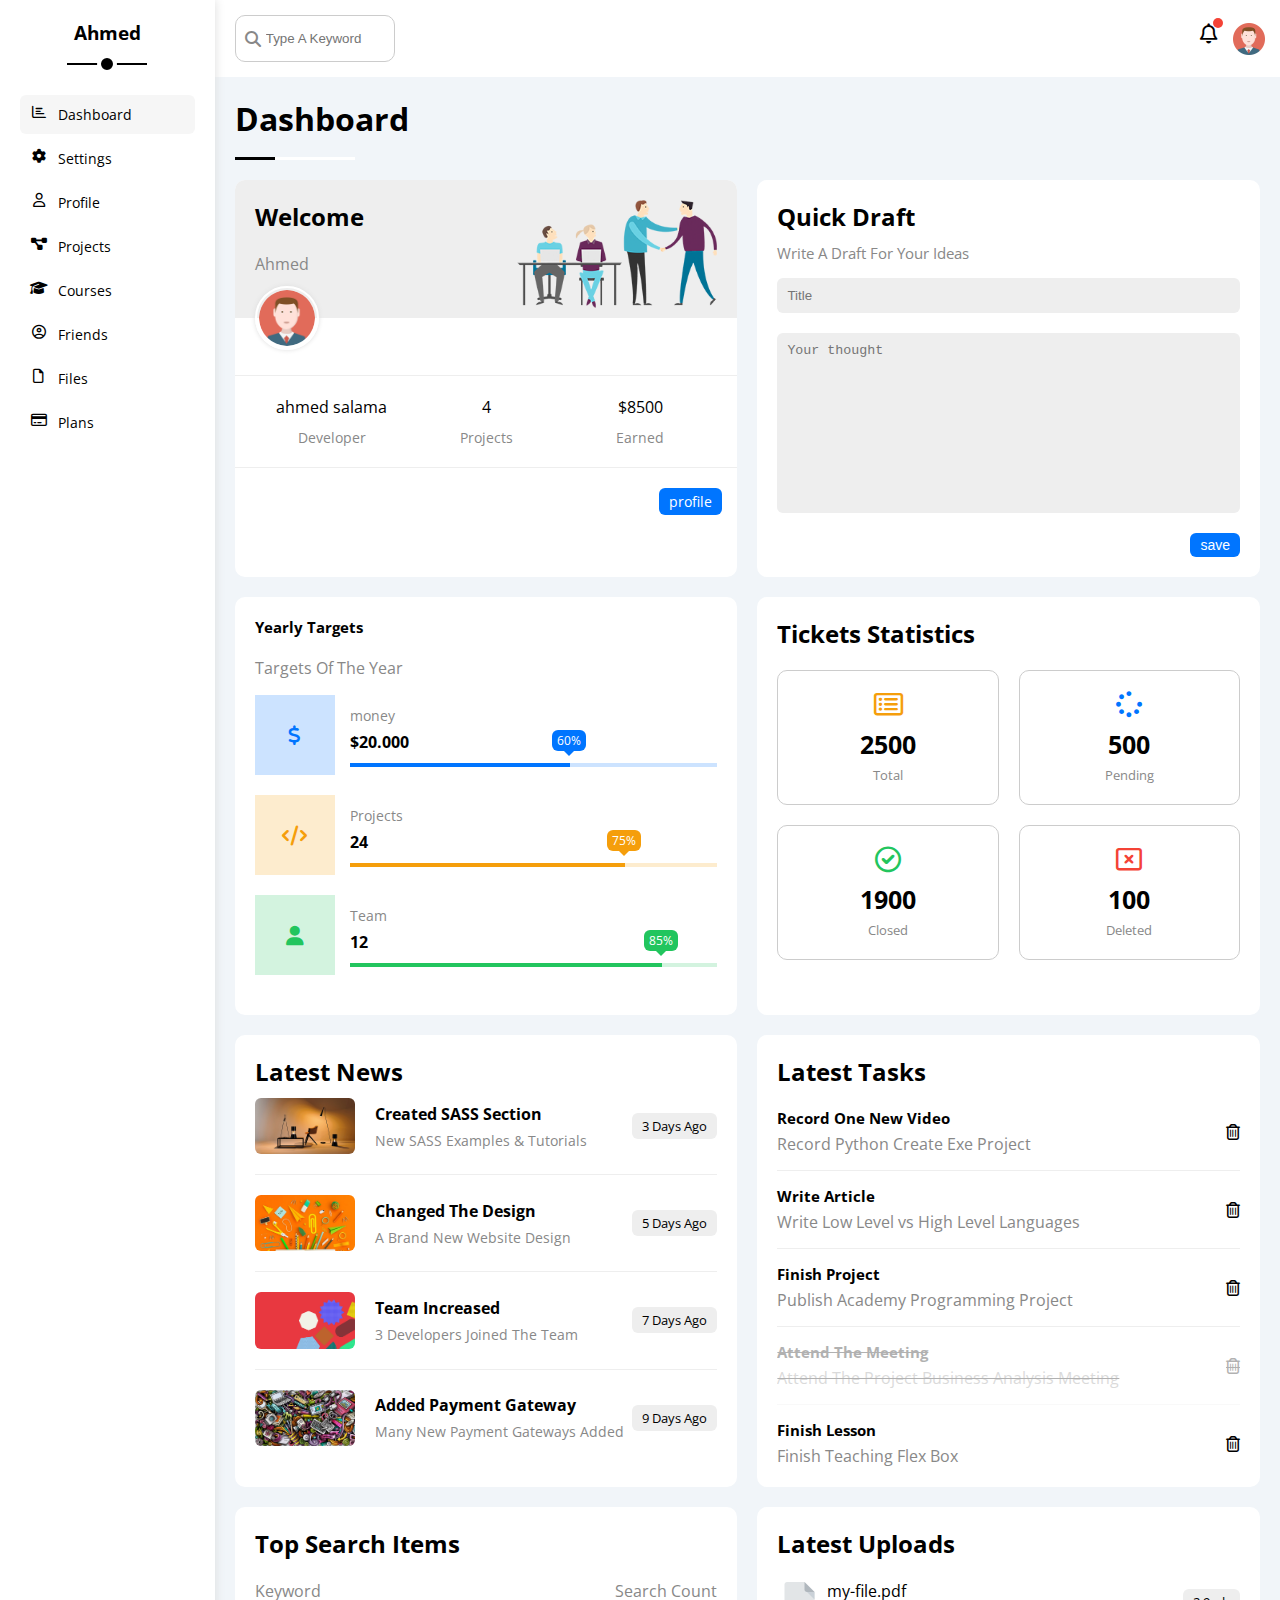
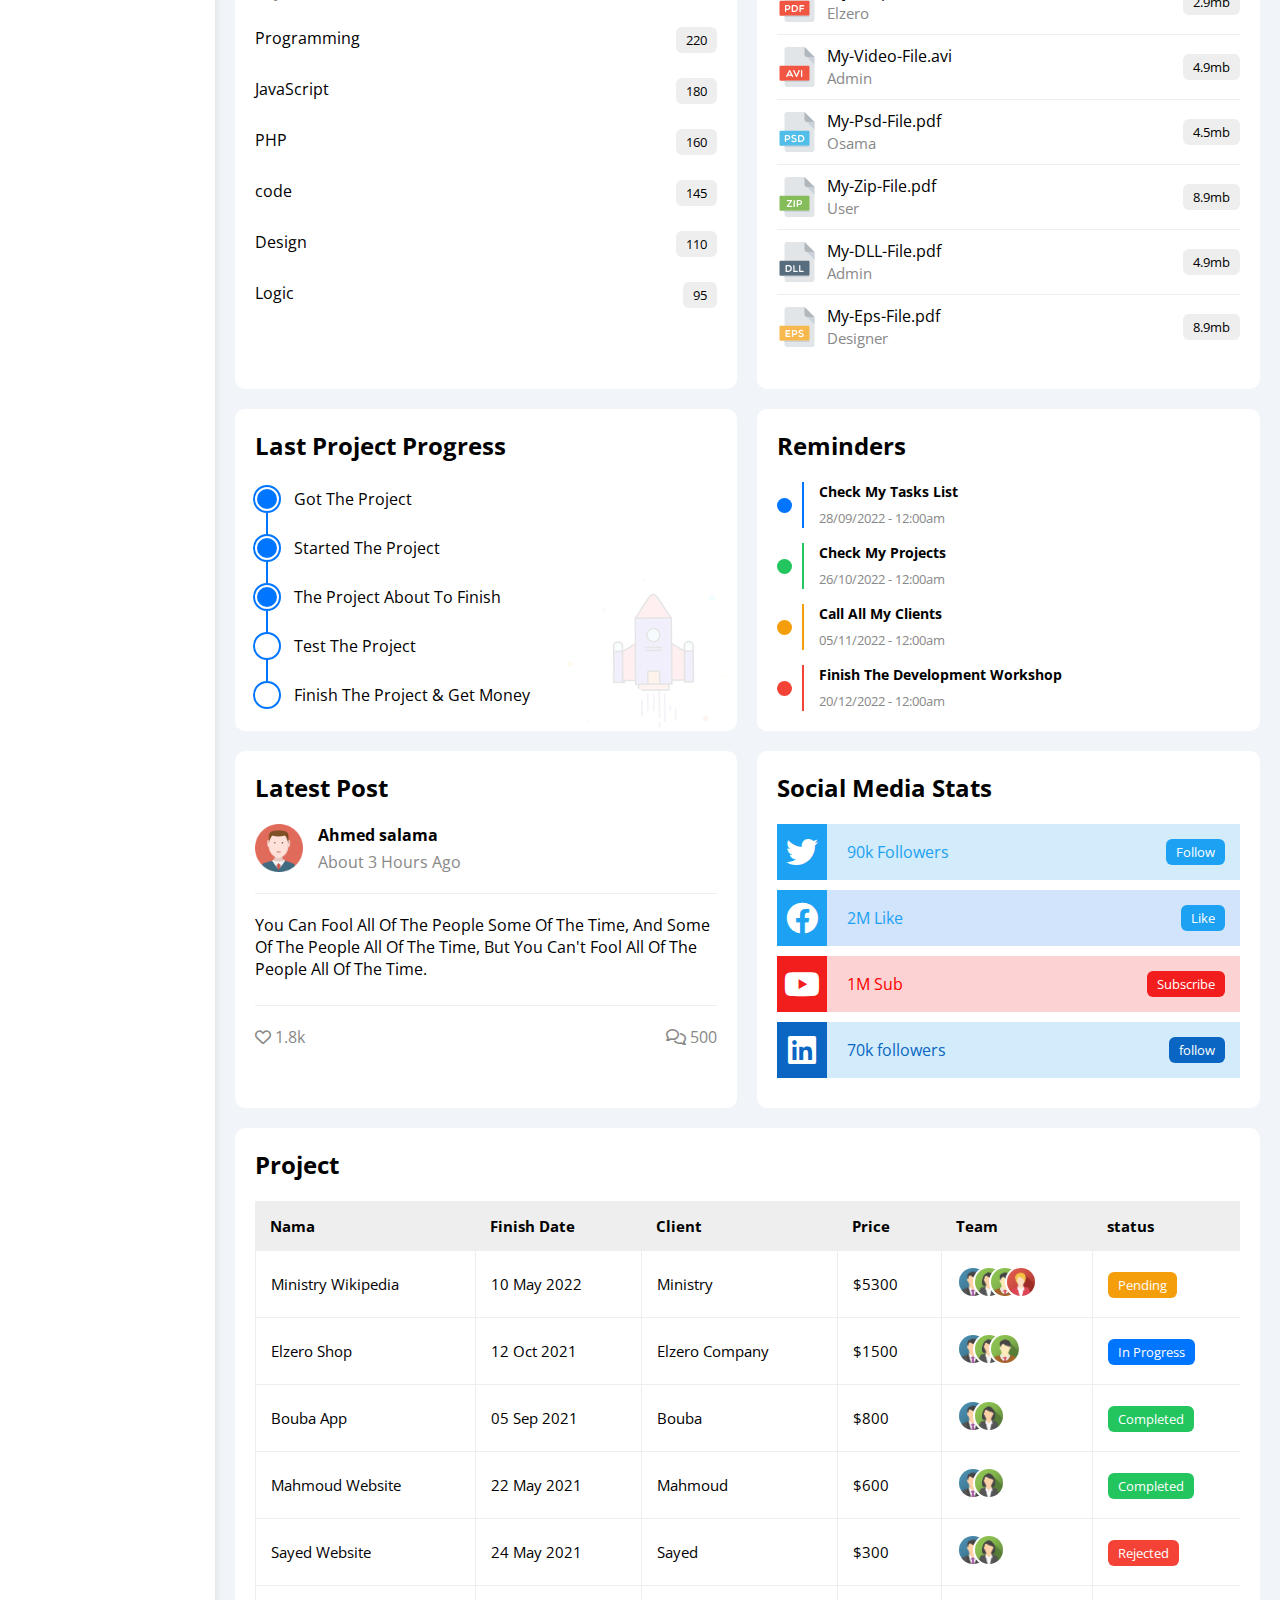
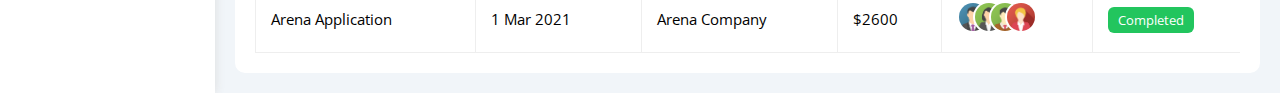
<file: index.html>
<!DOCTYPE html>
<html lang="en">
<head>
    <meta charset="UTF-8">
    <meta http-equiv="X-UA-Compatible" content="IE=edge">
    <meta name="viewport" content="width=device-width, initial-scale=1.0">
    <title>Dashboard</title>
    <link rel="stylesheet" href="css/all.min.css">
    <link rel="stylesheet" href="css/framework.css">
    <link rel="stylesheet" href="css/master.css">
    <link rel="preconnect" href="https://fonts.googleapis.com">
    <link rel="preconnect" href="https://fonts.gstatic.com" crossorigin>
    <link href="https://fonts.googleapis.com/css2?family=Open+Sans:ital,wght@0,300;0,500;0,600;1,800&display=swap" rel="stylesheet">
</head>
<body>
    <div class="page d-flex">
        <div class="sidebar bg-white p-rel p-20 ">
            <h3 class="txt-c p-rel mt-0">Ahmed</h3>
            <ul>
                <li><a class="active d-flex align-c fs-14 c-black rad-6 p-10" href="index.html">
                    <i class="fa-regular fa-chart-bar fa-fw"></i>
                    <span>Dashboard</span>
                    </a>
                </li>
                <li><a class="d-flex align-c fs-14 c-black rad-6 p-10" href="settings.html">
                    <i class="fa-solid fa-gear fa-fw"></i>
                    <span>Settings</span>
                    </a>
                </li>
                <li><a class="d-flex align-c fs-14 c-black rad-6 p-10" href="profile.html">
                    <i class="fa-regular fa-user fa-fw"></i>
                    <span>Profile</span>
                    </a>
                </li>
                <li><a class="d-flex align-c fs-14 c-black rad-6 p-10" href="project.html">
                    <i class="fa-solid fa-diagram-project fa-fw"></i>
                    <span>Projects</span>
                    </a>
                </li>
                <li><a class="d-flex align-c fs-14 c-black rad-6 p-10" href="courses.html">
                    <i class="fa-solid fa-graduation-cap fa-fw"></i>
                    <span>Courses</span>
                    </a>
                </li>
                <li><a class="d-flex align-c fs-14 c-black rad-6 p-10" href="frineds.html">
                    <i class="fa-regular fa-circle-user fa-fw"></i>
                    <span>Friends</span>
                    </a>
                </li>
                <li><a class="d-flex align-c fs-14 c-black rad-6 p-10" href="files.html">
                    <i class="fa-regular fa-file fa-fw"></i>
                    <span>Files</span>
                    </a>
                </li>
                <li><a class="d-flex align-c fs-14 c-black rad-6 p-10" href="plans.html">
                    <i class="fa-regular fa-credit-card fa-fw"></i>
                    <span>Plans</span>
                    </a>
                </li>
            </ul>
        </div>
        <div class="content w-full">
            <!-- start head -->
            <div class="head bg-white between-flex p-15 ">
                <div class="search p-rel">
                    <input class="p-15" placeholder="Type A Keyword">
                </div>
                <div class="icons d-flex align-c ">
                    <span class="notification p-rel ">
                        <i class="fa-regular fa-bell fa-lg"></i>
                    </span>
                    <img src="imgs/avatar.png" alt="">
                </div>
            </div>
            <!-- end head -->
            <h1 class="p-rel">Dashboard</h1>
            <div class="wrapper d-grid gap-20">
                <!-- start welcome widget -->
                <div class="welcome txt-c-mobile bg-whtie block-mobile bg-white rad-10">
                    <div class="intro d-flex space-between p-20 bg-eee ">
                        <div>
                            <h2 class="mt-0">Welcome</h2>
                            <p class="c-grey mt-5">Ahmed</p>
                        </div>
                        <img src="imgs/welcome.png" alt="" class="hide-mobile" >
                    </div>
                        <img src="imgs/avatar.png" alt="" class="avatar">
                    <div class="body d-flex txt-c p-20 mt-20 mb-20 block-mobile  ">
                        <div>ahmed salama <span class="c-grey d-block fs-14 mt-10">Developer</span></div>
                        <div>4 <span class="c-grey d-block fs-14 mt-10">Projects</span></div>
                        <div>$8500 <span class="c-grey d-block fs-14 mt-10">Earned</span></div>
                    </div>
                    <a href="profile.html" class="visit d-block btn-shape fs-14 w-fit bg-blue c-white">profile</a>
                </div>
                <!-- end welcome widget -->
                <!-- start Quick draft -->
                <div class="quick-draft bg-white p-20 rad-10">
                    <h2 class="mt-0 mb-10">Quick Draft</h2>
                    <p class="c-grey fs-15 mt-0 mp-20 ">Write A Draft For Your Ideas</p>
                    <form>
                        <input class="d-block w-full bg-eee mb-20 b-none p-10 rad-6 " type="text" placeholder="Title" >
                        <textarea class="d-block w-full bg-eee mb-20 b-none p-10 rad-6 " placeholder="Your thought "></textarea>
                        <input class="save d-block btn-shape fs-14 w-fit bg-blue c-white b-none " type="submit" value="save">
                    </form>
                </div>
                <!-- end Quick draft -->
                <!-- start target -->
                <div class="targets p-20 bg-white rad-10">
                    <h2 class="mt-0 mb-10 mb-20 fs-15">Yearly Targets</h2>
                    <p class="c-grey mt-5">Targets Of The Year</p>
                    <div class="target-row mb-20 center-flex blue">
                        <div class="icon center-flex">
                            <i class="fa-solid fa-dollar-sign fa-lg c-blue"></i>
                        </div>
                        <div class="dateils">
                            <span class="c-grey fs-14 ">money</span>
                            <span class="fw-bold d-block mb-10 mt-5">$20.000</span>
                            <div class="progress p-rel">
                                <span class="bg-blue blue" style="width: 60%;"> 
                                    <span class="bg-blue">60%</span>
                                </span>
                            </div>
                        </div>
                    </div>
                    <div class="target-row mb-20 center-flex orange">
                        <div class="icon center-flex">
                            <i class="fa-solid fa-code fa-lg c-orange"></i>
                        </div>
                        <div class="dateils">
                            <span class="c-grey fs-14 ">Projects</span>
                            <span class="fw-bold d-block mb-10 mt-5">24</span>
                            <div class="progress p-rel">
                                <span class="bg-orange orange" style="width: 75%;"> 
                                    <span class="bg-orange">75%</span>
                                </span>
                            </div>
                        </div>
                    </div>
                    <div class="target-row mb-20 center-flex green">
                        <div class="icon center-flex">
                            <i class="fa-solid fa-user fa-lg c-green"></i>
                        </div>
                        <div class="dateils">
                            <span class="c-grey fs-14 ">Team</span>
                            <span class="fw-bold d-block mb-10 mt-5">12</span>
                            <div class="progress p-rel">
                                <span class="bg-green green" style="width: 85%;"> 
                                    <span class="bg-green">85%</span>
                                </span>
                            </div>
                        </div>
                    </div>

                </div>
                <!-- end target -->
                <!-- start tickets -->
                <div class="tickets bg-white rad-10 p-20 ">
                    <h2 class="mt-0 mb-10">Tickets Statistics</h2>
                    <p class="c-grey fs-15 mt-0 mb-20"></p>
                    <div class="d-flex gap-20 txt-c f-wrap">
                        <div class="box c-grey p-20 rad-10 fs-13">
                            <i class="fa-regular fa-rectangle-list fa-2x mb-10 c-orange"></i>
                            <span class="fw-bold fs-25 mb-5 c-black d-block">2500</span>
                            Total
                        </div>
                        <div class="box c-grey p-20 rad-10 fs-13">
                            <i class="fa-solid fa-spinner fa-2x mb-10 c-blue"></i>
                            <span class="fw-bold fs-25 mb-5 c-black d-block">500</span>
                            Pending
                        </div>
                        <div class="box c-grey p-20 rad-10 fs-13">
                            <i class="fa-regular fa-circle-check fa-2x mb-10 c-green"></i>
                            <span class="fw-bold fs-25 mb-5 c-black d-block">1900</span>
                            Closed
                        </div>
                        <div class="box c-grey p-20 rad-10 fs-13">
                            <i class="fa-regular fa-rectangle-xmark fa-2x mb-10 c-red"></i>
                            <span class="fw-bold fs-25 mb-5 c-black d-block">100</span>
                            Deleted
                        </div>
                    </div>
                </div>
                <!-- end tickets -->
                <!-- start latest news -->
                <div class="latest-news bg-white rad-10 p-20 txt-c-mobile ">
                    <h2 class="mt-0 mb-10">Latest News</h2>
                    <div class="news-row d-flex align-center">
                        <img src="imgs/news-01.png" alt="">
                        <div class="info">
                            <h3>Created SASS Section</h3>
                            <p class="c-grey m-0 fs-14">New SASS Examples & Tutorials</p>
                        </div>
                        <div class=" btn-shape bg-eee fs-13 label">3 Days Ago</div>
                    </div>
                    <div class="news-row d-flex align-center">
                        <img src="imgs/news-02.png" alt="">
                        <div class="info">
                            <h3>Changed The Design</h3>
                            <p class="c-grey m-0 fs-14">A Brand New Website Design</p>
                        </div>
                        <div class=" btn-shape bg-eee fs-13 label">5 Days Ago</div>
                    </div>
                    <div class="news-row d-flex align-center">
                        <img src="imgs/news-03.png" alt="">
                        <div class="info">
                            <h3>Team Increased</h3>
                            <p class="c-grey m-0 fs-14">3 Developers Joined The Team</p>
                        </div>
                        <div class=" btn-shape bg-eee fs-13 label">7 Days Ago</div>
                    </div>
                    <div class="news-row d-flex align-center">
                        <img src="imgs/news-04.png" alt="">
                        <div class="info">
                            <h3>Added Payment Gateway</h3>
                            <p class="c-grey m-0 fs-14">Many New Payment Gateways Added</p>
                        </div>
                        <div class=" btn-shape bg-eee fs-13 label">9 Days Ago</div>
                    </div>
                </div>
                <!-- end latest news -->
                <!-- start tasks -->
                <div class="tasks bg-white p-20 rad-10">
                    <h2 class="mt-0 mb-20">Latest Tasks</h2>
                    <div class="tasks-row between-flex">
                        <div class="info">
                            <h3 class="fs-15 mt-0 mb-5">Record One New Video</h3>
                            <p class="c-grey m-0">Record Python Create Exe Project</p>
                        </div>
                        <i class="fa-regular fa-trash-can delete"></i>
                    </div>
                    <div class="tasks-row between-flex">
                        <div class="info">
                            <h3 class="fs-15 mt-0 mb-5">Write Article</h3>
                            <p class="c-grey m-0">Write Low Level vs High Level Languages</p>
                        </div>
                        <i class="fa-regular fa-trash-can delete"></i>
                    </div>
                    <div class="tasks-row between-flex">
                        <div class="info">
                            <h3 class="fs-15 mt-0 mb-5">Finish Project</h3>
                            <p class="c-grey m-0">Publish Academy Programming Project</p>
                        </div>
                        <i class="fa-regular fa-trash-can delete"></i>
                    </div>
                    <div class="tasks-row between-flex done">
                        <div class="info">
                            <h3 class="fs-15 mt-0 mb-5">Attend The Meeting</h3>
                            <p class="c-grey m-0">Attend The Project Business Analysis Meeting</p>
                        </div>
                        <i class="fa-regular fa-trash-can delete"></i>
                    </div>
                    <div class="tasks-row between-flex">
                        <div class="info">
                            <h3 class="fs-15 mt-0 mb-5">Finish Lesson</h3>
                            <p class="c-grey m-0">Finish Teaching Flex Box</p>
                        </div>
                        <i class="fa-regular fa-trash-can delete"></i>
                    </div>
                </div>
                <!-- end tasks -->
                <!-- start search items -->
                <div class="search bg-white rad-10 p-20">
                    <h2 class="mt-0 mb-20">Top Search Items</h2>
                    <div class="items-head c-grey between-flex">
                        <div>Keyword</div>
                        <div>Search Count</div>
                    </div>
                    <div class="items pt-25 d-flex space-between ">
                        <span>Programming</span>
                        <span class="bg-eee btn-shape fs-13">220</span>
                    </div>
                    <div class="items pt-25 d-flex space-between ">
                        <span>JavaScript</span>
                        <span class="bg-eee btn-shape fs-13">180</span>
                    </div>
                    <div class="items pt-25 d-flex space-between ">
                        <span>PHP</span>
                        <span class="bg-eee btn-shape fs-13">160</span>
                    </div>
                    <div class="items pt-25 d-flex space-between ">
                        <span>code</span>
                        <span class="bg-eee btn-shape fs-13">145</span>
                    </div>
                    <div class="items pt-25 d-flex space-between ">
                        <span>Design</span>
                        <span class="bg-eee btn-shape fs-13">110</span>
                    </div>
                    <div class="items pt-25 d-flex space-between ">
                        <span>Logic</span>
                        <span class="bg-eee btn-shape fs-13">95</span>
                    </div>
                </div>
                <!-- end search items -->
                <!-- start latest uploads -->
                <div class="latest-uploads bg-white rad-10 p-20">
                    <h2 class="mt-0 mb-20">Latest Uploads</h2>
                    <ul class="m-0">
                        <li class="between-flex pb-10 mb-10">
                            <div class="d-flex align-center">
                                <img class="mr-10" src="imgs/pdf.svg" alt="">
                                <div>
                                    <span class="d-block">my-file.pdf</span>
                                    <span class="c-grey fs-15">Elzero</span>
                                </div>
                            </div>
                            <div class="btn-shape fs-13 bg-eee">2.9mb</div>
                        </li>
                        <li class="between-flex pb-10 mb-10">
                            <div class="d-flex align-center">
                                <img class="mr-10" src="imgs/avi.svg" alt="">
                                <div>
                                    <span class="d-block">My-Video-File.avi</span>
                                    <span class="c-grey fs-15">Admin</span>
                                </div>
                            </div>
                            <div class="btn-shape fs-13 bg-eee">4.9mb</div>
                        </li>
                        <li class="between-flex pb-10 mb-10">
                            <div class="d-flex align-center">
                                <img class="mr-10" src="imgs/psd.svg" alt="">
                                <div>
                                    <span class="d-block">My-Psd-File.pdf</span>
                                    <span class="c-grey fs-15">Osama</span>
                                </div>
                            </div>
                            <div class="btn-shape fs-13 bg-eee">4.5mb</div>
                        </li>
                        <li class="between-flex pb-10 mb-10">
                            <div class="d-flex align-center">
                                <img class="mr-10" src="imgs/zip.svg" alt="">
                                <div>
                                    <span class="d-block">My-Zip-File.pdf</span>
                                    <span class="c-grey fs-15">User</span>
                                </div>
                            </div>
                            <div class="btn-shape fs-13 bg-eee">8.9mb</div>
                        </li>
                        <li class="between-flex pb-10 mb-10">
                            <div class="d-flex align-center">
                                <img class="mr-10" src="imgs/dll.svg" alt="">
                                <div>
                                    <span class="d-block">My-DLL-File.pdf</span>
                                    <span class="c-grey fs-15">Admin</span>
                                </div>
                            </div>
                            <div class="btn-shape fs-13 bg-eee">4.9mb</div>
                        </li>
                        <li class="between-flex pb-10 mb-10">
                            <div class="d-flex align-center">
                                <img class="mr-10" src="imgs/eps.svg" alt="">
                                <div>
                                    <span class="d-block">My-Eps-File.pdf</span>
                                    <span class="c-grey fs-15">Designer</span>
                                </div>
                            </div>
                            <div class="btn-shape fs-13 bg-eee">8.9mb</div>
                        </li>
                    </ul>
                </div>
                <!-- end latest uploads -->
                <!-- start Last Project Progress -->
                <div class="last-project bg-white rad-10 p-20 p-rel">
                    <h2 class="mt-0 mb-20">Last Project Progress</h2>
                    <ul class="m-0 p-rel">
                        <li class="d-flex align-center mt-25 done">Got The Project</li>
                        <li class="d-flex align-center mt-25 done">Started The Project</li>
                        <li class="d-flex align-center mt-25 done">The Project About To Finish</li>
                        <li class="d-flex align-center mt-25 current">Test The Project</li>
                        <li class="d-flex align-center mt-25 ">Finish The Project & Get Money</li>
                    </ul>
                    <img class="mr-10" src="imgs/project.png" alt="">
                </div>
                <!-- end Last Project Progress -->
                <!-- start Reminders -->
                <div class="reminders bg-white rad-10 p-rel p-20 ">
                    <h2 class="mt-0 mb-20">Reminders</h2>
                    <ul class="m-0">
                        <li class="d-flex align-center mt-15">
                            <span class="rad-half bg-blue d-block mr-10 key"></span>
                            <div class="pl-15 blue">
                                <p class="fs-14 fw-bold mt-0 mb-5">Check My Tasks List</p>
                                <span class="c-grey fs-13">28/09/2022 - 12:00am</span>
                            </div>
                        </li>
                        <li class="d-flex align-center mt-15">
                            <span class="rad-half bg-green d-block mr-10 key"></span>
                            <div class="pl-15 green">
                                <p class="fs-14 fw-bold mt-0 mb-5">Check My Projects</p>
                                <span class="c-grey fs-13">26/10/2022 - 12:00am</span>
                            </div>
                        </li>
                        <li class="d-flex align-center mt-15">
                            <span class="rad-half bg-orange d-block mr-10 key"></span>
                            <div class="pl-15 orange">
                                <p class="fs-14 fw-bold mt-0 mb-5">Call All My Clients</p>
                                <span class="c-grey fs-13">05/11/2022 - 12:00am</span>
                            </div>
                        </li>
                        <li class="d-flex align-center mt-15">
                            <span class="rad-half bg-red d-block mr-10 key"></span>
                            <div class="pl-15 red">
                                <p class="fs-14 fw-bold mt-0 mb-5">Finish The Development Workshop</p>
                                <span class="c-grey fs-13">20/12/2022 - 12:00am</span>
                            </div>
                        </li>
                    </ul>
                </div>
                <!-- end Reminders -->
                <!-- start Latest Post  -->
                <div class="latest-post p-20 bg-white rad-10">
                    <h2 class="mt-0 mp-20">Latest Post</h2>
                    <div class="top d-flex align-center">
                        <img class="avatar mr-15" src="imgs/avatar.png" alt="">
                        <div class="info">
                            <span class="d-block mb-5 fw-bold">Ahmed salama</span>
                            <span class="c-grey">About 3 Hours Ago</span>
                        </div>
                    </div>
                    <div class="post-content txt-c-mobile mb-20 mt-20 pb-20 pt-20 ">
                        You Can Fool All Of The People Some Of The Time, And Some Of The People All Of The Time,
                        But You Can't Fool All Of The People All Of The Time.
                    </div>
                    <div class="post-stats between-flex c-grey">
                        <div>
                            <i class="fa-regular fa-heart"></i>
                            <span>1.8k</span>
                        </div>
                        <div>
                            <i class="fa-regular fa-comments"></i>
                            <span>500</span>
                        </div>
                    </div>
                </div>
                <!-- end Latest Post  -->
                <!-- start social media stats -->
                <div class="social-media bg-white rad-10 p-20 p-rel">
                    <h2 class="mt-0 mb-20">Social Media Stats</h2>
                    <div class="box twitter p-rel between-flex p-15 mb-10">
                        <i class="fa-brands fa-twitter fa-2x c-white h-full center-flex"></i>
                        <span>90k Followers</span>
                        <a class="btn-shape c-white fs-13" href="">Follow</a>
                    </div>
                    <div class="box facebook p-rel between-flex p-15 mb-10">
                        <i class="fa-brands fa-facebook fa-2x c-white h-full center-flex"></i>
                        <span>2M Like</span>
                        <a class="btn-shape c-white fs-13" href="">Like</a>
                    </div>
                    <div class="box youtube p-rel between-flex p-15 mb-10">
                        <i class="fa-brands fa-youtube fa-2x c-white h-full center-flex"></i>
                        <span>1M Sub</span>
                        <a class="btn-shape c-white fs-13" href="">Subscribe</a>
                    </div>
                    <div class="box linkedin p-rel between-flex p-15 mb-10">
                        <i class="fa-brands fa-linkedin fa-2x c-white h-full center-flex "></i>
                        <span>70k followers</span>
                        <a class="btn-shape c-white fs-13" href="">follow</a>
                    </div>
                </div>
                <!-- end social media stats -->
            </div> 
            <!-- start table -->
            <div class="project p-20 m-20 rad-10 bg-white ">
                <h2 class="mt-0 mb-20 ">Project</h2>
                <div class="table">
                    <table class="fs-15 w-full">
                        <thead>
                            <tr>
                                <td>Nama</td>
                                <td>Finish Date</td>
                                <td>Client</td>
                                <td>Price</td>
                                <td>Team</td>
                                <td>status</td>
                            </tr>
                        </thead>
                        <tbody>
                            <tr>
                                <td>Ministry Wikipedia</td>
                                <td>10 May 2022</td>
                                <td>Ministry</td>
                                <td>$5300</td>
                                <td>
                                    <img src="imgs/team-01.png" alt="">
                                    <img src="imgs/team-02.png" alt="">
                                    <img src="imgs/team-03.png" alt="">
                                    <img src="imgs/team-05.png" alt="">
                                </td>
                                <td>
                                    <span class="label btn-shape bg-orange c-white fs-13">Pending</span>
                                </td>
                            </tr>
                            <tr>
                                <td>Elzero Shop</td>
                                <td>12 Oct 2021</td>
                                <td>Elzero Company</td>
                                <td>$1500</td>
                                <td>
                                    <img src="imgs/team-01.png" alt="">
                                    <img src="imgs/team-02.png" alt="">
                                    <img src="imgs/team-03.png" alt="">
                                </td>
                                <td>
                                    <span class="label btn-shape bg-blue c-white fs-13">In Progress</span>
                                </td>
                            </tr>
                            <tr>
                                <td>Bouba App</td>
                                <td>05 Sep 2021</td>
                                <td>Bouba</td>
                                <td>$800</td>
                                <td>
                                    <img src="imgs/team-01.png" alt="">
                                    <img src="imgs/team-02.png" alt="">
                                </td>
                                <td>
                                    <span class="label btn-shape bg-green c-white fs-13">Completed</span>
                                </td>
                            </tr>
                            <tr>
                                <td>Mahmoud Website</td>
                                <td>22 May 2021</td>
                                <td>Mahmoud</td>
                                <td>$600</td>
                                <td>
                                    <img src="imgs/team-01.png" alt="">
                                    <img src="imgs/team-02.png" alt="">
                                </td>
                                <td>
                                    <span class="label btn-shape bg-green c-white fs-13">Completed</span>
                                </td>
                            </tr>
                            <tr>
                                <td>Sayed Website</td>
                                <td>24 May 2021</td>
                                <td>Sayed</td>
                                <td>$300</td>
                                <td>
                                    <img src="imgs/team-01.png" alt="">
                                    <img src="imgs/team-02.png" alt="">
                                </td>
                                <td>
                                    <span class="label btn-shape bg-red c-white fs-13">Rejected</span>
                                </td>
                            </tr>
                            <tr>
                                <td>Arena Application</td>
                                <td>1 Mar 2021</td>
                                <td>Arena Company</td>
                                <td>$2600</td>
                                <td>
                                    <img src="imgs/team-01.png" alt="">
                                    <img src="imgs/team-02.png" alt="">
                                    <img src="imgs/team-03.png" alt="">
                                    <img src="imgs/team-05.png" alt="">
                                </td>
                                <td>
                                    <span class="label btn-shape bg-green c-white fs-13">Completed</span>
                                </td>
                            </tr>
                        </tbody>
                    </table>
                </div>
            </div>
            <!-- end table -->
        </div>
    </div>
</body>
</html>
</file>
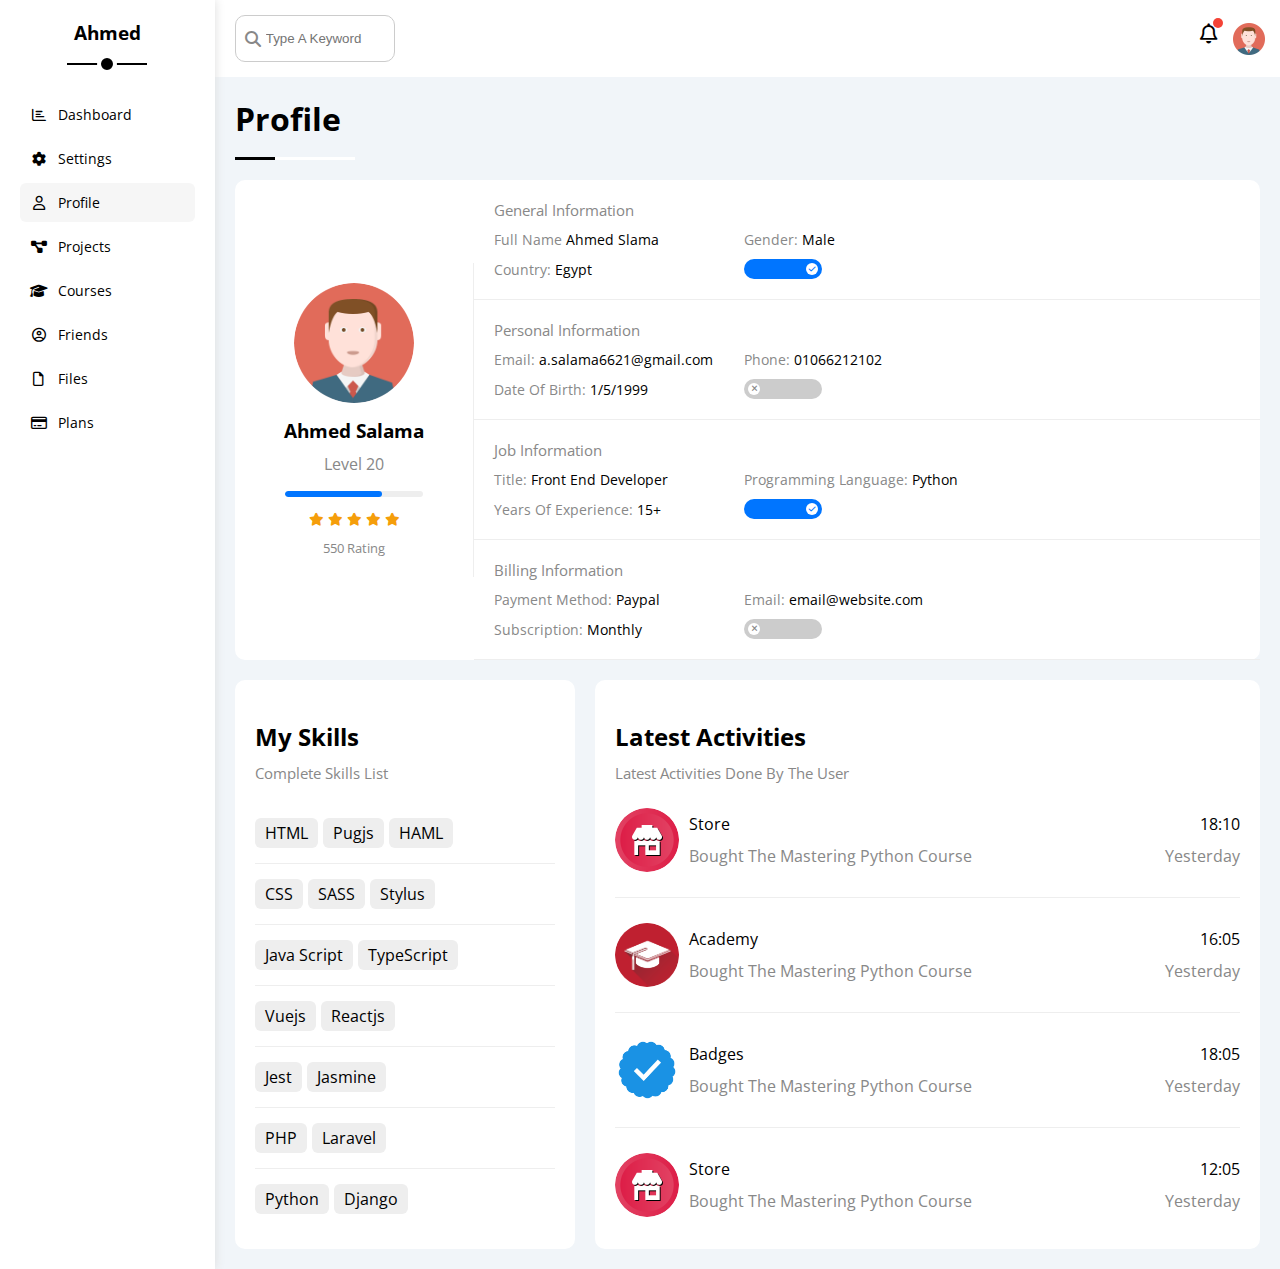
<file: profile.html>
<!DOCTYPE html>
<html lang="en">
<head>
    <meta charset="UTF-8">
    <meta http-equiv="X-UA-Compatible" content="IE=edge">
    <meta name="viewport" content="width=device-width, initial-scale=1.0">
    <title>Profile</title>
    <link rel="stylesheet" href="css/all.min.css">
    <link rel="stylesheet" href="css/framework.css">
    <link rel="stylesheet" href="css/master.css">
    <link rel="preconnect" href="https://fonts.googleapis.com">
    <link rel="preconnect" href="https://fonts.gstatic.com" crossorigin>
    <link href="https://fonts.googleapis.com/css2?family=Open+Sans:ital,wght@0,300;0,500;0,600;1,800&display=swap" rel="stylesheet">
</head>
<body>
    <div class="page d-flex">
        <div class="sidebar bg-white p-rel p-20 ">
            <h3 class="txt-c p-rel mt-0">Ahmed</h3>
            <ul>
                <li><a class="d-flex align-center fs-14 c-black rad-6 p-10" href="index.html">
                    <i class="fa-regular fa-chart-bar fa-fw"></i>
                    <span>Dashboard</span>
                    </a>
                </li>
                <li><a class="d-flex align-center fs-14 c-black rad-6 p-10" href="settings.html">
                    <i class="fa-solid fa-gear fa-fw"></i>
                    <span>Settings</span>
                    </a>
                </li>
                <li><a class="active d-flex align-center fs-14 c-black rad-6 p-10" href="profile.html">
                    <i class="fa-regular fa-user fa-fw"></i>
                    <span>Profile</span>
                    </a>
                </li>
                <li><a class="d-flex align-center fs-14 c-black rad-6 p-10" href="project.html">
                    <i class="fa-solid fa-diagram-project fa-fw"></i>
                    <span>Projects</span>
                    </a>
                </li>
                <li><a class="d-flex align-center fs-14 c-black rad-6 p-10" href="courses.html">
                    <i class="fa-solid fa-graduation-cap fa-fw"></i>
                    <span>Courses</span>
                    </a>
                </li>
                <li><a class="d-flex align-center fs-14 c-black rad-6 p-10" href="frineds.html">
                    <i class="fa-regular fa-circle-user fa-fw"></i>
                    <span>Friends</span>
                    </a>
                </li>
                <li><a class="d-flex align-center fs-14 c-black rad-6 p-10" href="files.html">
                    <i class="fa-regular fa-file fa-fw"></i>
                    <span>Files</span>
                    </a>
                </li>
                <li><a class="d-flex align-center fs-14 c-black rad-6 p-10" href="plans.html">
                    <i class="fa-regular fa-credit-card fa-fw"></i>
                    <span>Plans</span>
                    </a>
                </li>
            </ul>
        </div>
        <div class="content w-full">
            <!-- start head -->
            <div class="head bg-white between-flex p-15 ">
                <div class="search p-rel">
                    <input class="p-15" placeholder="Type A Keyword">
                </div>
                <div class="icons d-flex align-c ">
                    <span class="notification p-rel ">
                        <i class="fa-regular fa-bell fa-lg"></i>
                    </span>
                    <img src="imgs/avatar.png" alt="">
                </div>
            </div>
            <!-- end head -->
            <!-- start settings box -->
            <h1 class="p-rel">Profile</h1>
            <div class="profile-page m-20">
              <!-- Start Overview -->
              <div class="overview bg-white rad-10 d-flex align-center">
                <div class="avatar-box txt-c p-20">
                  <img class="rad-half mb-10" src="imgs/avatar.png" alt="" />
                  <h3 class="m-0">Ahmed Salama</h3>
                  <p class="c-grey mt-10">Level 20</p>
                  <div class="level rad-6 bg-eee p-rel">
                    <span style="width: 70%"></span>
                  </div>
                  <div class="rating mt-10 mb-10">
                    <i class="fa-solid fa-star c-orange fs-13"></i>
                    <i class="fa-solid fa-star c-orange fs-13"></i>
                    <i class="fa-solid fa-star c-orange fs-13"></i>
                    <i class="fa-solid fa-star c-orange fs-13"></i>
                    <i class="fa-solid fa-star c-orange fs-13"></i>
                  </div>
                  <p class="c-grey m-0 fs-13">550 Rating</p>
                </div>
                <div class="info-box w-full txt-c-mobile">
                  <!-- Start Information Row -->
                  <div class="box p-20 d-flex align-center">
                    <h4 class="c-grey fs-15 m-0 w-full">General Information</h4>
                    <div class="fs-14">
                      <span class="c-grey">Full Name</span>
                      <span>Ahmed Slama</span>
                    </div>
                    <div class="fs-14">
                      <span class="c-grey">Gender:</span>
                      <span>Male</span>
                    </div>
                    <div class="fs-14">
                      <span class="c-grey">Country:</span>
                      <span>Egypt</span>
                    </div>
                    <div class="fs-14">
                      <label>
                        <input class="toggle-checkbox" type="checkbox" checked />
                        <div class="toggle-switch"></div>
                      </label>
                    </div>
                  </div>
                  <!-- End Information Row -->
                  <!-- Start Information Row -->
                  <div class="box p-20 d-flex align-center">
                    <h4 class="c-grey w-full fs-15 m-0">Personal Information</h4>
                    <div class="fs-14">
                      <span class="c-grey">Email:</span>
                      <span>a.salama6621@gmail.com</span>
                    </div>
                    <div class="fs-14">
                      <span class="c-grey">Phone:</span>
                      <span>01066212102</span>
                    </div>
                    <div class="fs-14">
                      <span class="c-grey">Date Of Birth:</span>
                      <span>1/5/1999</span>
                    </div>
                    <div class="fs-14">
                      <label>
                        <input class="toggle-checkbox" type="checkbox" />
                        <div class="toggle-switch"></div>
                      </label>
                    </div>
                  </div>
                  <!-- End Information Row -->
                  <!-- Start Information Row -->
                  <div class="box p-20 d-flex align-center">
                    <h4 class="c-grey w-full fs-15 m-0">Job Information</h4>
                    <div class="fs-14">
                      <span class="c-grey">Title:</span>
                      <span>Front End Developer</span>
                    </div>
                    <div class="fs-14">
                      <span class="c-grey">Programming Language:</span>
                      <span>Python</span>
                    </div>
                    <div class="fs-14">
                      <span class="c-grey">Years Of Experience:</span>
                      <span>15+</span>
                    </div>
                    <div class="fs-14">
                      <label>
                        <input class="toggle-checkbox" type="checkbox" checked />
                        <div class="toggle-switch"></div>
                      </label>
                    </div>
                  </div>
                  <!-- End Information Row -->
                  <!-- Start Information Row -->
                  <div class="box p-20 d-flex align-center">
                    <h4 class="c-grey w-full fs-15 m-0">Billing Information</h4>
                    <div class="fs-14">
                      <span class="c-grey">Payment Method:</span>
                      <span>Paypal</span>
                    </div>
                    <div class="fs-14">
                      <span class="c-grey">Email:</span>
                      <span>email@website.com</span>
                    </div>
                    <div class="fs-14">
                      <span class="c-grey">Subscription:</span>
                      <span>Monthly</span>
                    </div>
                    <div class="fs-14">
                      <label>
                        <input class="toggle-checkbox" type="checkbox" />
                        <div class="toggle-switch"></div>
                      </label>
                    </div>
                  </div>
                  
                </div>
              </div>
              <!-- End Overview -->
              <!-- End Information Row -->
                                <!-- start other data -->
                  <!-- start other data -->
                  <div class="other-data d-flex gap-20">
                    <div class="skiles-card bg-white rad-10 p-20 mt-20">
                      <h2 class="mb-0 mb-10">My Skills</h2>
                      <p class="c-grey mb-20 mt-0 fs-15">Complete Skills List</p>
                    <ul class="m-0 txt-c-mobile">
                        <li><span>HTML</span><span>Pugjs</span><span>HAML</span></li>
                        <li><span>CSS</span><span>SASS</span><span>Stylus</span></li>
                        <li><span>Java Script</span><span>TypeScript</span></li>
                        <li><span>Vuejs</span><span>Reactjs</span></li>
                        <li><span>Jest</span><span>Jasmine</span></li>
                        <li><span>PHP</span><span>Laravel</span></li>
                        <li><span>Python</span><span>Django</span></li>
                      </ul>
                    </div>
                    <div class="activities bg-white rad-10 p-20 mt-20">
                      <h2 class="mb-0 mb-10">Latest Activities</h2>
                      <p class="c-grey mb-20 mt-0 fs-15">Latest Activities Done By The User</p>
                      <div class="activity d-flex align-center txt-c-mobile">
                        <img src="imgs/activity-01.png" alt="">
                        <div class="info">
                          <span class="mb-10 d-block">Store</span>
                          <span class="c-grey">Bought The Mastering Python Course</span>
                        </div>
                        <div class="date">
                          <span class="d-block mb-10">18:10</span>
                          <span class="c-grey">Yesterday</span>
                        </div>
                      </div>
                      <div class="activity d-flex align-center txt-c-mobile">
                        <img src="imgs/activity-02.png" alt="">
                        <div class="info">
                          <span class="mb-10 d-block">Academy</span>
                          <span class="c-grey">Bought The Mastering Python Course</span>
                        </div>
                        <div class="date">
                          <span class="d-block mb-10">16:05</span>
                          <span class="c-grey">Yesterday</span>
                        </div>
                      </div>
                      <div class="activity d-flex align-center txt-c-mobile">
                        <img src="imgs/activity-03.png" alt="">
                        <div class="info">
                          <span class="mb-10 d-block">Badges</span>
                          <span class="c-grey">Bought The Mastering Python Course</span>
                        </div>
                        <div class="date">
                          <span class="d-block mb-10">18:05</span>
                          <span class="c-grey">Yesterday</span>
                        </div>
                      </div>
                      <div class="activity d-flex align-center txt-c-mobile">
                        <img src="imgs/activity-01.png" alt="">
                        <div class="info">
                          <span class="mb-10 d-block">Store</span>
                          <span class="c-grey">Bought The Mastering Python Course</span>
                        </div>
                        <div class="date">
                          <span class="d-block mb-10">12:05</span>
                          <span class="c-grey">Yesterday</span>
                        </div>
                      </div>
                    </div>
                  </div>
                  <!-- end other data -->
        </div>
    </div>
</body>
</html>
</file>
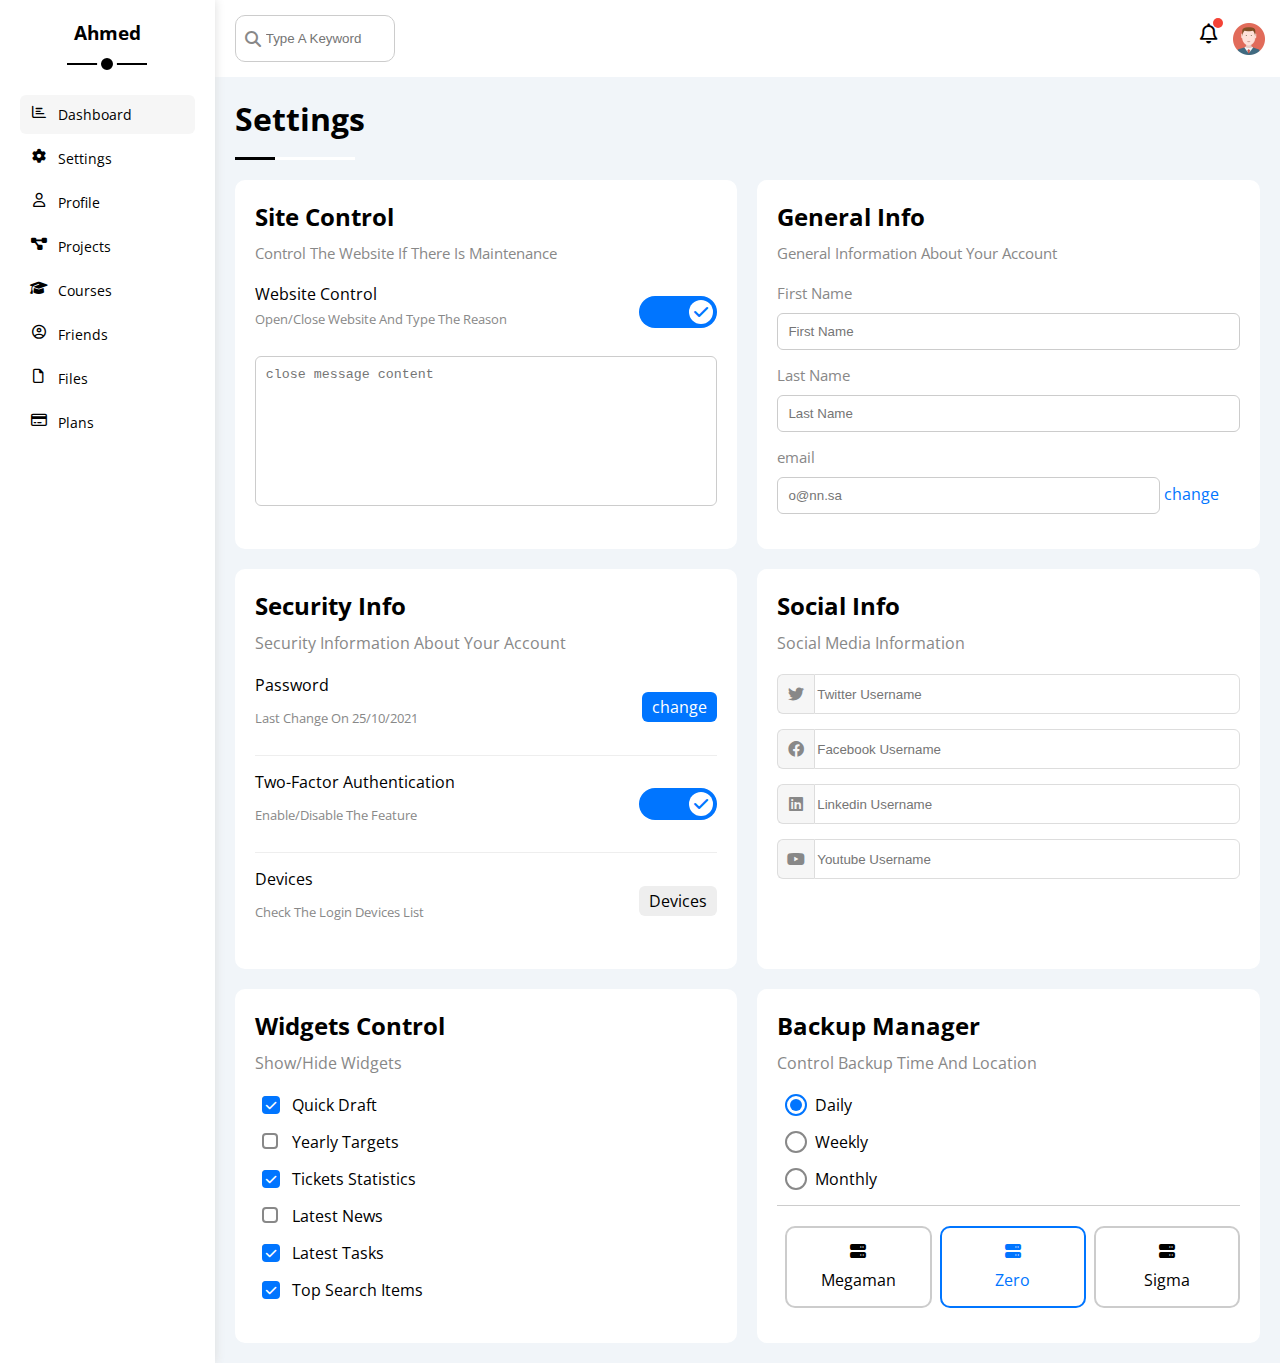
<file: settings.html>
<!DOCTYPE html>
<html lang="en">
<head>
    <meta charset="UTF-8">
    <meta http-equiv="X-UA-Compatible" content="IE=edge">
    <meta name="viewport" content="width=device-width, initial-scale=1.0">
    <title>Settings</title>
    <link rel="stylesheet" href="css/all.min.css">
    <link rel="stylesheet" href="css/framework.css">
    <link rel="stylesheet" href="css/master.css">
    <link rel="preconnect" href="https://fonts.googleapis.com">
    <link rel="preconnect" href="https://fonts.gstatic.com" crossorigin>
    <link href="https://fonts.googleapis.com/css2?family=Open+Sans:ital,wght@0,300;0,500;0,600;1,800&display=swap" rel="stylesheet">
</head>
<body>
    <div class="page d-flex">
        <div class="sidebar bg-white p-rel p-20 ">
            <h3 class="txt-c p-rel mt-0">Ahmed</h3>
            <ul>
                <li><a class="active d-flex align-c fs-14 c-black rad-6 p-10" href="index.html">
                    <i class="fa-regular fa-chart-bar fa-fw"></i>
                    <span>Dashboard</span>
                    </a>
                </li>
                <li><a class="d-flex align-c fs-14 c-black rad-6 p-10" href="settings.html">
                    <i class="fa-solid fa-gear fa-fw"></i>
                    <span>Settings</span>
                    </a>
                </li>
                <li><a class="d-flex align-c fs-14 c-black rad-6 p-10" href="profile.html">
                    <i class="fa-regular fa-user fa-fw"></i>
                    <span>Profile</span>
                    </a>
                </li>
                <li><a class="d-flex align-c fs-14 c-black rad-6 p-10" href="project.html">
                    <i class="fa-solid fa-diagram-project fa-fw"></i>
                    <span>Projects</span>
                    </a>
                </li>
                <li><a class="d-flex align-c fs-14 c-black rad-6 p-10" href="courses.html">
                    <i class="fa-solid fa-graduation-cap fa-fw"></i>
                    <span>Courses</span>
                    </a>
                </li>
                <li><a class="d-flex align-c fs-14 c-black rad-6 p-10" href="frineds.html">
                    <i class="fa-regular fa-circle-user fa-fw"></i>
                    <span>Friends</span>
                    </a>
                </li>
                <li><a class="d-flex align-c fs-14 c-black rad-6 p-10" href="files.html">
                    <i class="fa-regular fa-file fa-fw"></i>
                    <span>Files</span>
                    </a>
                </li>
                <li><a class="d-flex align-c fs-14 c-black rad-6 p-10" href="plans.html">
                    <i class="fa-regular fa-credit-card fa-fw"></i>
                    <span>Plans</span>
                    </a>
                </li>
            </ul>
        </div>
        <div class="content w-full">
            <!-- start head -->
            <div class="head bg-white between-flex p-15 ">
                <div class="search p-rel">
                    <input class="p-15" placeholder="Type A Keyword">
                </div>
                <div class="icons d-flex align-c ">
                    <span class="notification p-rel ">
                        <i class="fa-regular fa-bell fa-lg"></i>
                    </span>
                    <img src="imgs/avatar.png" alt="">
                </div>
            </div>
            <!-- end head -->
            <!-- start settings box -->
            <h1 class="p-rel">Settings</h1>
            <div class="settings-page m-20 d-grid gap-20">
                <div class="bg-white rad-10 p-20">
                    <h2 class=" mt-0 mb-10">Site Control</h2>
                    <p class="fs-15 mt-0 mb-20 c-grey">Control The Website If There Is Maintenance</p>
                    <div class="mb-15 between-flex">
                        <div>
                            <span>Website Control</span>
                            <p class="fs-13 mt-5 mb-0 c-grey">Open/Close Website And Type The Reason</p>
                        </div>
                        <div>
                            <label>
                                <input class="toggle-checkbox" type="checkbox" checked>
                                <div class="toggle-switch">
                                
                                </div>
                            </label>
                        </div>
                    </div>
                    <textarea class="close-message w-full rad-6 p-10" placeholder="close message content"></textarea>
                </div>
                <!-- end settings box -->
                <!-- start settings box -->
                <div class="general-info bg-white p-20 rad-10 ">
                <h2 class="mt-0 mb-10">General Info</h2>
                <p class="fs-15 c-grey mt-0 mb-20">General Information About Your Account</p>
                <div class="mb-15">
                    <label class="fs-15 c-grey d-block mb-10" for="first">First Name</label>
                    <input class="d-block b-none border-ccc w-full p-10 rad-6"
                     type="first"
                     id="first"
                     placeholder="First Name"
                     >
                </div>
                <div class="mb-15">
                    <label class="fs-15 c-grey d-block mb-10" for="Last">Last Name</label>
                    <input class="d-block b-none border-ccc w-full p-10 rad-6"
                     type="text"
                     id="Last"
                     placeholder="Last Name"
                     >
                </div>
                <div class="mb-15 ">
                    <label class="fs-15 c-grey d-block mb-10" for="email">email</label>
                    <input class="email d-block b-none border-ccc w-full p-10 rad-6"
                     type="email"
                     id="email"
                     placeholder="o@nn.sa"
                     >
                    <a class="c-blue " href="#">change</a>
                </div>
                </div>
                <!-- end settings box -->
                <!-- start settings box -->
                <div class="security-info bg-white rad-10 p-20">
                    <h2 class="mt-0 mb-10">Security Info</h2>
                    <p class="c-grey mt-0 mb-20">Security Information About Your Account</p>
                    <div class="sec-box between-flex mb-15">
                        <div>
                            <span>Password</span>
                            <p class="fs-13 c-grey">Last Change On 25/10/2021</p>
                        </div>
                        <a class="btn-shape c-white  bg-blue" href="#">change</a>
                    </div>
                    <div class="sec-box between-flex mb-15">
                        <div>
                            <span>Two-Factor Authentication</span>
                            <p class="fs-13 c-grey">Enable/Disable The Feature</p>
                        </div>
                        <label>
                            <input class="toggle-checkbox" type="checkbox" checked>
                            <div class="toggle-switch">
                            
                            </div>
                        </label>
                    </div>
                    <div class="sec-box between-flex">
                        <div>
                            <span>Devices</span>
                            <p class="fs-13 c-grey">Check The Login Devices List</p>
                        </div>
                        <a class="btn-shape c-black  bg-eee" href="#">Devices</a>
                    </div>
                </div>
                <!-- end settings box -->
                <!-- start settings box -->
                <div class="social-boxes bg-white rad-10 p-20">
                    <h2 class="mt-0 mb-10">Social Info</h2>
                    <p class="c-grey mt-0 mb-20">Social Media Information</p>
                    <div class="d-flex align-center mb-15">
                        <i class="fa-brands fa-twitter center-flex c-grey"></i>
                        <input class="w-full" type="text" placeholder="Twitter Username">
                    </div>
                    <div class="d-flex align-center mb-15">
                        <i class="fa-brands fa-facebook center-flex c-grey"></i>
                        <input class="w-full" type="text" placeholder="Facebook Username">
                    </div>
                    <div class="d-flex align-center mb-15">
                        <i class="fa-brands fa-linkedin center-flex c-grey"></i>
                        <input class="w-full" type="text" placeholder="Linkedin Username">
                    </div>
                    <div class="d-flex align-center">
                        <i class="fa-brands fa-youtube center-flex c-grey"></i>
                        <input class="w-full" type="text" placeholder="Youtube Username">
                    </div>
                </div>
                <!-- end settings box -->
                <!-- start settings box -->
                <div class="widgets p-20 bg-white rad-10">
                    <h2 class="mt-0 mb-10">Widgets Control</h2>
                    <p class="c-grey mt-0 mb-20">Show/Hide Widgets</p>
                    <div class="widgets-box d-flex align-center mb-15">
                        <input type="checkbox" id="one"checked>
                        <label for="one">Quick Draft</label>
                    </div>
                    <div class="widgets-box d-flex align-center mb-15">
                        <input type="checkbox" id="two">
                        <label for="two">Yearly Targets</label>
                    </div>
                    <div class="widgets-box d-flex align-center mb-15">
                        <input type="checkbox" id="three" checked>
                        <label for="three">Tickets Statistics</label>
                    </div>
                    <div class="widgets-box d-flex align-center mb-15">
                        <input type="checkbox" id="four">
                        <label for="four">Latest News</label>
                    </div>
                    <div class="widgets-box d-flex align-center mb-15">
                        <input type="checkbox" id="five" checked>
                        <label for="five">Latest Tasks</label>
                    </div>
                    <div class="widgets-box d-flex align-center mb-15">
                        <input type="checkbox" id="six" checked>
                        <label for="six">Top Search Items</label>
                    </div>
                </div>
                <!-- end settings box -->
                <!-- start settings box -->
                <div class="backup-control bg-white p-20 rad-10">
                    <h2 class="mt-0 mb-10">Backup Manager</h2>
                    <p class="c-grey mt-0 mb-20">Control Backup Time And Location</p>
                    <div class="date d-flex align-center mb-15">
                        <input type="radio" name="time" id="daily" checked>
                        <label for="daily">Daily</label>
                    </div>
                    <div class="date d-flex align-center mb-15">
                        <input type="radio" name="time" id="weekly" >
                        <label for="weekly">Weekly</label>
                    </div>
                    <div class="date d-flex align-center mb-15">
                        <input type="radio" name="time" id="monthly" >
                        <label for="monthly">Monthly</label>
                    </div>
                    <div class="servers d-flex align-center txt-c">
                        <input type="radio" name="servers" id="server-one">
                        <div class="server mb-15 rad-10 w-full">
                            <label class="d-block m-15" for="server-one">
                                <i class="fa-solid fa-server d-block mb-10"></i>
                                Megaman
                            </label>
                        </div>
                        <input type="radio" name="servers" id="server-two" checked>
                        <div class="server mb-15 rad-10 w-full">
                            
                            <label class="d-block m-15" for="server-two">
                                <i class="fa-solid fa-server d-block mb-10"></i>
                                Zero
                            </label>
                        </div>
                        <input type="radio" name="servers" id="server-three">
                        <div class="server mb-15 rad-10 w-full">
                            <label class="d-block m-15" for="server-three">
                                <i class="fa-solid fa-server d-block mb-10"></i>
                                Sigma
                            </label>
                        </div>
                    </div>
                </div>
                <!-- end settings box -->
            </div>

        </div>
    </div>
</body>
</html>
</file>
<file: css/framework.css>
:root {
    --blue-color: #0075ff;
    --blue-alt-color: #0d69d5;
    --orange-color: #f59e0b;
    --green-color: #22c55e;
    --red-color: #f44336;
    --grey-color: #888;
}
/* start box */
.d-flex {
    display: flex;
  }
  .f-wrap {
    flex-wrap: wrap;
  }
  .align-center {
    align-items: center;
  }
  .space-between {
    justify-content: space-between;
  }
  .d-grid {
    display: grid;
  }
  .gap-20 {
    gap: 20px;
  }
  .d-block {
    display: block;
  }
  @media (max-width: 767px) {
    .block-mobile {
      display: block;
    }
    .hide-mobile {
      display: none;
    }
  }
/* end box */
/* start padding + margin */
.p-10 {
    padding: 10px;
  }
  .p-15 {
    padding: 15px;
  }
  .p-20 {
    padding: 20px;
  }
  .pt-10 {
    padding-top: 10px;
  }
  .pt-15 {
    padding-top: 15px;
  }
  .pt-20 {
    padding-top: 20px;
  }
  .pt-25 {
    padding-top: 25px;
  }
  .pb-10 {
    padding-bottom: 10px;
  }
  .pb-15 {
    padding-bottom: 15px;
  }
  .pb-20 {
    padding-bottom: 25px;
  }
  .pb-25 {
    padding-bottom: 20px;
  }
  .pl-15 {
    padding-left: 15px;
  }
  .m-0 {
    margin: 0;
  }
  .m-15 {
    margin: 15px;
  }
  .m-20 {
    margin: 20px;
  }
  .mt-0 {
    margin-top: 0;
  }
  .mt-5 {
    margin-top: 5px;
  }
  .mt-10 {
    margin-top: 10px;
  }
  .mt-15 {
    margin-top: 15px;
  }
  .mt-20 {
    margin-top: 20px;
  }
  .mt-25 {
    margin-top: 25px;
  }
  .mr-10 {
    margin-right: 10px;
  }
  .mr-15 {
    margin-right: 15px;
  }
  .mb-5 {
    margin-bottom: 5px;
  }
  .mb-10 {
    margin-bottom: 10px;
  }
  .mb-15 {
    margin-bottom: 15px;
  }
  .mb-20 {
    margin-bottom: 20px;
  }
  .mb-25 {
    margin-bottom: 25px;
  }
/* end padding + margin */
/* start color */
.c-black {
    color: black;
  }
  .c-white {
    color: white;
  }
  .c-grey {
    color: var(--grey-color);
  }
  .c-red {
    color: var(--red-color);
  }
  .c-green {
    color: var(--green-color);
  }
  .c-blue {
    color: var(--blue-color);
  }
  .c-orange {
    color: var(--orange-color);
  }
  .bg-red {
    background-color: var(--red-color);
  }
  .bg-green {
    background-color: var(--green-color);
  }
  .bg-blue {
    background-color: var(--blue-color);
  }
  .bg-orange {
    background-color: var(--orange-color);
  }
  .bg-white {
    background-color: white;
  }
  .bg-eee {
    background-color: #eee;
  }
/* end color */
/* start font */
.txt-c {
    text-align: center;
  }
  .fs-13 {
    font-size: 13px;
  }
  .fs-14 {
    font-size: 14px;
  }
  .fs-15 {
    font-size: 15px;
  }
  .fs-25 {
    font-size: 25px;
  }
  .fw-bold {
    font-weight: bold;
  }
  @media (max-width: 767px) {
    .txt-c-mobile {
      text-align: center;
    }
  }
/* end font */
/* Start Border */
.rad-6 {
  border-radius: 6px;
}
.rad-10 {
  border-radius: 10px;
}
.rad-half {
  border-radius: 50%;
}
.b-none {
  border: none;
}
.border-ccc {
  border: 1px solid #ccc;
}
.border-eee {
  border: 1px solid #eee;
}

/* End Border */
/* start position */
.p-rel {
    position: relative;
}
/* end position */
/* start width */
.w-full {
  width: 100%;
}
.w-100 {
  width: 100px;
}
.w-fit {
  width: fit-content;
}
.h-full {
  height: 100%;
}
.h-100 {
  height: 100px;
}
/* end width */
/* start group */
.center-flex {
    display: flex;
    align-items: center;
    justify-content: center;
}
  .between-flex {
    display: flex;
    align-items: center;
    justify-content: space-between;
}
  .btn-shape {
    padding: 4px 10px;
    border-radius: 6px;
}
/* end group */
</file>
<file: css/master.css>
:root {
    --blue-color: #0075ff;
    --blue-alt-color: #0d69d5;
    --orange-color: #f59e0b;
    --green-color: #22c55e;
    --red-color: #f44336;
    --grey-color: #888;
}
* {
    box-sizing: border-box;
}
body {
    font-family: "Open Sans", sans-serif;
    margin: 0;
}
*:focus {
    outline: none;
  }
a {
    text-decoration: none;
}
ul {
    list-style: none;
    padding: 0;
}
  ::-webkit-scrollbar {
    width: 15px;
}
  ::-webkit-scrollbar-track {
    background-color: white;
}
  ::-webkit-scrollbar-thumb {
    background-color: var(--blue-color);
}
  ::-webkit-scrollbar-thumb:hover {
    background-color: var(--blue-alt-color);
}

.page {
    background-color: #f1f5f9;
    min-height: 100vh;
  }
/* start content */
.sidebar {
    width: 250px;
    box-shadow: 0 0 10px #ddd;
}
@media (max-width: 767px) {
    .sidebar {
        width: 62px;
        padding: 10px;
    }
}
.sidebar > h3 {
    margin-bottom: 50px;
}
@media (max-width:767px) {
    .sidebar > h3 {
        font-size: 13px;
        margin-bottom: 15px;
    }
    .sidebar ul li a span {
        display: none;
      }
}
@media (min-width: 768px) {
    .sidebar > h3::before,
    .sidebar > h3::after {
        content: "";
        position: absolute;
        background-color: black;
        left: 50%;
        transform: translateX(-50%);
    }
    .sidebar > h3::before {
        width: 80px;
        height: 2px;
        bottom: -20px;
    } 
    .sidebar > h3::after {
        width: 12px;
        height: 12px;
        border-radius: 50%;
        border: 4px solid white;
        bottom: -29px;
    }
}
.sidebar ul li a {
    margin-bottom: 5px;
    transition: 0.3s;
}
.sidebar ul li a:hover,
.sidebar ul li a.active {
    background-color: #f6f6f6;
}
.sidebar ul li a span {
    font-size: 14px;
    margin-left: 10px;
}
/* end sidebar */
/* start head */
.content {
    overflow: hidden;
}
.head .search::before {
    font-family: var(--fa-style-family-classic);
    content: "\f002";
    font-weight: 900;
    position: absolute;
    left: 15px;
    top: 50%;
    transform: translateY(-50%);
    color: var(--grey-color);
}
.head .search input {
    padding-left: 30px;
    margin-left: 5px;
    border: 1px solid #ccc;
    border-radius: 10px;
    transition: width 0.3s;   
    width: 160px;
}
.head .search input:focus {
    width: 200px;
}
.head .search input:focus::placeholder {
    opacity: 0;
}
.head .icons .notification::before {
    content: "";
    position: absolute;
    width: 10px;
    height: 10px;
    border-radius: 50%;
    background-color: var(--red-color);
    right: -5px;
    top: -5px;
}
.head .icons img {
    width: 32px;
    height: 32px;
    margin-left: 15px
}
.page h1 {
  margin: 20px 20px 40px;
}
.page h1::before,
.page h1::after {
  content: "";
  height: 3px;
  position: absolute;
  bottom: -20px;
  left: 0;
}
.page h1::before {
  background-color: white;
  width: 120px;
}
.page h1::after {
  background-color: black;
  width: 40px;
}
.wrapper {
  grid-template-columns: repeat(auto-fill, minmax(450px, 1fr));
  margin-left: 20px;
  margin-right: 20px;
  margin-bottom: 20px;
}
@media (max-width: 767px) {
  .wrapper {
    grid-template-columns: minmax(200px, 1fr);
    margin-left: 10px;
    margin-right: 10px;
    gap: 10px;
  }
}
/* end content */
/* start welcome */
.welcome {
    overflow: hidden;
}
.welcome .intro img {
    width: 200px;
    margin-bottom: -10px;
}
.welcome .avatar {
    width: 64px;
    height: 64px;
    margin-top: -32px;
    border-radius: 50%;
    padding: 2px;
    box-shadow: 0 0 5px #ddd;
    border: 2px solid white;
    margin-left: 20px;

}
.welcome .body {
    border-top: 1px solid #eee;
    border-bottom: 1px solid #eee;
}
.welcome .body > div {
    flex: 1;
}
.welcome .visit {
    margin: 0 15px 15px auto;
    transition: 0.3s;
}
.welcome .visit:hover {
    background-color: var(--blue-alt-color);
}
@media (max-width: 767px) {
    .welcome .body > div:not(:last-child) {
    margin-bottom: 20px;
    }
    .welcome .avatar {
        margin-left: 0;
    }
}
/* end welcome */
/* start Quick draft */
.quick-draft textarea {
    min-height: 180px;
    resize: none;
}
.quick-draft .save {
    cursor: pointer;
    margin-left: auto;
    transition: 0.3s;
}
.quick-draft .save:hover {
    background-color: var(--blue-alt-color);
}
/* end Quick draft */
/* start target */
.targets .target-row .icon {
    width: 80px;
    height: 80px;
    margin-right: 15px;
}
.targets .dateils {
    flex: 1;
}
.targets .dateils .progress {
    height: 4px;
}
.targets .dateils .progress > span {
    position: absolute;
    top: 0;
    left: 0;
    height: 100%;
}
.targets .dateils .progress > span span {
    position: absolute;
    bottom: 16px;
    right: -16px;
    color: white;
    padding: 2px 5px;
    border-radius: 6px;
    font-size: 12px;
}
.targets .dateils .progress > span span::before {
    content: "";
    position: absolute;
    border-color: transparent;
    border-width: 5px;
    left: 50%;
    transform: translateX(-50%);
    bottom: -10px;
    border-style: solid;
}
.blue .icon,
.blue .progress {
    background-color: rgb(0 117 255 / 20%);
}
.orange .icon,
.orange .progress {
    background-color: rgb(245 158 11 / 20%);
}
.green .icon,
.green .progress {
    background-color: rgb(34 197 94 / 20%);
}
.targets .dateils .progress > .blue span::before {
    border-top-color: var(--blue-color);
}
.targets .dateils .progress > .orange span::before {
    border-top-color: var(--orange-color);
}
.targets .dateils .progress > .green span::before {
    border-top-color: var(--green-color);
}
/* end target */
/* start tickets */
.tickets .box {
    border: 1px solid #ccc;
    width: calc(50% - 10px);
}
@media (max-width: 767px) {
    .tickets .box {
        width: 100%;
    }
}
/* end tickets */
/* start latest row */
.latest-news .news-row:not(:last-of-type) {
    padding-bottom: 20px;
    margin-bottom: 20px;
    border-bottom: 1px solid #eee;
}
@media (max-width: 767px) {
    .latest-news .news-row {
        display: block;
    }
    .latest-news .news-row .label {
        margin: 10px auto;
        width: fit-content;
    }
}
.latest-news .news-row img {
    width: 100px;
    border-radius: 6px;
}
.news-row .info {
    flex-grow: 1;
    padding-left: 10px;
    margin-left: 10px;
}
.news-row .info h3 {
    margin: 0 0 6px;
    font-size: 16px;
}
/* end latest row */
/* start tasks */
.tasks .tasks-row:not(:last-of-type) {
    padding-bottom: 15px;
    margin-bottom: 15px;
    border-bottom: 1px solid #eee;
}
.tasks .tasks-row .delete {
    transition: 0.3s;
    cursor: pointer;
}
.tasks .tasks-row .delete:hover {
    color: var(--red-color);
}
.tasks .info {
    flex-grow: 1;
}
.tasks .done {
    opacity: 0.3;
    text-decoration: line-through;
}
/* end tasks */
/* start latest upload */
.latest-uploads ul li:not(:last-of-type) {
    border-bottom: 1px solid #eee;
}
.latest-uploads ul li img {
    width: 40px;
    height: 40px;
}
/* end latest upload */
/* start Last Project Progress */
.last-project ul::before {
    content: "";
    position: absolute;
    width: 2px;
    height: 100%;
    left: 11px;
    background-color: var(--blue-color);
}
.last-project ul li:before {
    content: "";
    width: 20px;
    height: 20px;
    border-radius: 50%;
    border: 2px solid white;
    outline: 2px solid var(--blue-color);
    margin-right: 15px;
    z-index: 1;
    display: block;
    background-color: white;
}
.last-project ul li.done::before {
    background-color: var(--blue-color);
}
.last-project ul li.current::before {
    animation: change-color 0.8s infinite alternate;
}
.last-project img {
    width: 160px;
    opacity: 0.1;
    position: absolute;
    right: 0;
    bottom: 0;
}
/* end Last Project Progress */
/* start reminders */
.reminders ul li .key {
    width: 15px;
    height: 15px;
}
.reminders ul li > .blue {
    border-left: 2px solid var(--blue-color);
}
.reminders ul li > .green {
    border-left: 2px solid var(--green-color);
}
.reminders ul li > .orange {
    border-left: 2px solid var(--orange-color);
}
.reminders ul li > .red {
    border-left: 2px solid var(--red-color);
}
/* end reminders */
/* start latest post */
.latest-post .top .avatar {
    width: 48px;
    height: 48px;
}
.latest-post .post-content {
    border-top: 1px solid #eee;
    border-bottom: 1px solid #eee;
}
/* end latest post */
/* start social media */
.social-media .box {
    padding-left: 70px;
}
.social-media .box i {
    position: absolute;
    transform: 0.3s;
    left: 0;
    top: 0;
    width: 50px;
}
.social-media .box i:hover {
    transform: rotate(5deg);
}
.social-media .twitter {
    color: #1da1f2;
    background-color: hwb(203deg 11% 5% / 20%);
}
.social-media .twitter i,
.social-media .twitter a {
    color: white;
    background-color: #1da1f2;
}
.social-media .facebook {
    color: #1da1f2;
    background-color: hsl(214deg 89% 52% / 20%);
}
.social-media .facebook i,
.social-media .facebook a {
    color: white;
    background-color: #1da1f2;
}
.social-media .youtube {
    color: red;
    background-color: hwb(0 11% 5% / 0.2);
}
.social-media .youtube i,
.social-media .youtube a {
    color: white;
    background-color: #f21d1d;
}
.social-media .linkedin {
    color: #0a66c2;
    background-color: hwb(203deg 11% 5% / 20%);
}
.social-media .linkedin i,
.social-media .linkedin a {
    color: white;
    background-color: #0a66c2;
}
/* end social media */
/* start table */
.project .table {
    overflow-x: auto;
}
.project table {
    min-width: 1000px;
    border-spacing: 0;
}
.project table td {
    padding: 15px;
}
.project thead td {
    background-color: #eee;
    font-weight: bold;
}
.project tbody td {
    border-bottom: 1px solid #eee;
    border-left: 1px solid #eee;
    transition: 0.3s;
}
.project tbody tr:hover td {
    background-color: #faf7f7;
}
.project tbody tr td:last-child {
    border-right: 1px solid #eee;
}
.project tbody img {
    width: 32px;
    height: 32px;
    border-radius: 50%;
    padding: 2px;
    background-color: white;
}
.project tbody img:not(:first-child) {
    margin-left: -20px;
}
/* end table */
/* start settings */
.settings-page {
    grid-template-columns: repeat(auto-fill, minmax(500px, 1fr));
}
@media (max-width: 767px) {
    .settings-page {
      grid-template-columns: minmax(100px, 1fr);
      margin-left: 10px;
      margin-right: 10px;
      gap: 10px;
    }
}
.settings-page .email {
    display: inline-flex;
    width: calc(100% - 80px);
}
.settings-page .sec-box {
    padding-bottom: 15px;
}
.settings-page .sec-box:not(:last-child) {
    border-bottom: 1px solid #eee;
}
.settings-page .social-boxes i {
    width: 40px;
    height: 40px;
    background-color: #f6f6f6;
    border: 1px solid #ddd;
    border-right: none;
    border-radius: 6px 0 0 6px;
    transition: 0.3s;
}
.settings-page .social-boxes input {
    border: 1px solid #ddd;
    height: 40px;
    border-radius: 0 6px 6px 0;
    border: 1px solid #ddd;
}
.settings-page .social-boxes > div:focus-within i {
    color: black;
}
.settings-page .close-message {
    min-height: 150px;
    resize: none;
    border: 1px solid #ccc;
}
.widgets {
    -webkit-appearance: none;
    appearance: none;
}

.widgets .widgets-box label {
    position: relative;
    padding-left: 30px;
    cursor: pointer;
}
.widgets .widgets-box label:hover {
    border-color: var(--blue-alt-color);
}
.widgets .widgets-box input[type="checkbox"] {
    -webkit-appearance: none;
    appearance: none; 
}

.widgets .widgets-box label::before {
    content: "";
    position: absolute;
    width: 12px;
    height: 12px;
    border: 2px solid var(--grey-color);
    border-radius: 4px;
    left: 0;
    top: 50%;
    margin-top: -9px;
    border-radius: 4px;
}
.widgets .widgets-box label:hover::before{
    border-color: var(--blue-alt-color);
}
.widgets .widgets-box label::after {
    font-family: var(--fa-style-family-classic);
    content: "\F00C";
    position: absolute;
    font-weight: 900;
    left: 0;
    top: 50%;
    margin-top: -9px;
    font-size: 12px;
    border-radius: 4px;
    background-color: var(--blue-color);
    color: white;
    width: 18px;
    height: 18px;
    display: flex;
    align-items: center;
    justify-content: center;
    transition: 0.3s;
    transform: scale(0) rotate(360deg);
}
.widgets .widgets-box input[type="checkbox"]:checked + label::after {
    transform: scale(1);
}
.backup-control .date label {
    padding-left: 30px;
    cursor: pointer;
    position: relative;
}
.backup-control .date label::before {
    content: "";
    position: absolute;
    width: 18px;
    height: 18px;
    border: 2px solid var(--grey-color);
    border-radius: 50%;
    left: 0;
    top: 50%;
    margin-top: -11px;
}
.backup-control .date label::after {
    content: "";
    position: absolute;
    width: 12px;
    height: 12px;
    border-radius: 50%;
    background-color: var(--blue-color);
    top: 5px;
    left: 5px;
    transition: 0.3;
    transform: scale(0);
}
.backup-control .date input[type="radio"]:checked + label::after {
    transform: scale(1);
}
.backup-control .date input[type="radio"]:checked + label::before {
    border-color: var(--blue-color);
}
.backup-control input[type="radio"] {
    -webkit-appearance: none;
    appearance: none; 
}
.backup-control .servers {
    padding-top: 20px;
    border-top: 1px solid #ccc;
}
@media (max-width: 767px) {
    .backup-control .servers {
        flex-wrap: wrap;
    }
}
.backup-control .servers .server {
    border: 2px solid #ccc;
    position: relative;
}
.backup-control .servers .server label {
    cursor: pointer;
}
.backup-control .servers input[type="radio"]:checked + .server {
    border-color: var(--blue-color);
    color: var(--blue-color);
}
.toggle-checkbox {
    -webkit-appearance: none;
    appearance: none;
    display: none;
}
.toggle-switch {
    position: relative;
    width: 78px;
    height: 32px;
    background-color: #ccc;
    border-radius: 16px;
    cursor: pointer;
    transition: 0.3s;
}
.toggle-switch::before {
    font-family: var(--fa-style-family-classic);
    content: "\f00d";
    font-weight: 900;
    position: absolute;
    width: 24px;
    height: 24px;
    border-radius: 50%;
    background-color: white;
    top: 4px;
    left: 4px;
    display: flex;
    align-items: center;
    justify-content: center;
    color: #888;
    transition: 0.3s;
}
.toggle-checkbox:checked + .toggle-switch {
    background-color: var(--blue-color);
}
.toggle-checkbox:checked + .toggle-switch::before {
    content: "\f00c";
    left: 50px;
    color: var(--blue-color);
}
/* end settings */
/* Start Profile Page */
@media (max-width: 767px) {
    .profile-page .overview {
      flex-direction: column;
    }
}
  .profile-page .avatar-box {
    width: 300px;
}
  @media (min-width: 768px) {
    .profile-page .avatar-box {
      border-right: 1px solid #eee;
    }
}
.profile-page .avatar-box > img {
    width: 120px;
    height: 120px;
}
.profile-page .avatar-box .level {
    height: 6px;
    overflow: hidden;
    margin: auto;
    width: 70%;
}
.profile-page .avatar-box .level span {
    position: absolute;
    left: 0;
    top: 0;
    height: 100%;
    background-color: var(--blue-color);
    border-radius: 6px;
}
.profile-page .info-box .box {
    flex-wrap: wrap;
    border-bottom: 1px solid #eee;
    transition: 0.3s;
}
.profile-page .info-box .box:hover {
    background-color: #f9f9f9;
}
.profile-page .info-box .box > div {
    min-width: 250px;
    padding: 10px 0 0;
}
.profile-page .info-box h4 {
    font-weight: normal;
}
  /* Start Training Code */
.profile-page .info-box .toggle-switch {
    height: 20px;
}
  @media (max-width: 767px) {
    .profile-page .info-box .toggle-switch {
      margin: auto;
    }
}
.profile-page .info-box .toggle-switch::before {
    width: 12px;
    height: 12px;
    font-size: 8px;
}
.profile-page .info-box .toggle-checkbox:checked + .toggle-switch::before {
    left: 62px;
}
  /* End Training Code */
  /* start other data */
@media (max-width: 767px) {
    .profile-page .other-data {
        flex-direction: column;
    }
}
.profile-page .skiles-card {
    flex-grow: 1;
}
.profile-page .skiles-card ul li {
    padding: 15px 0;
}
.profile-page .skiles-card ul li:not(:last-child) {
    border-bottom: 1px solid #eee;
}
.profile-page .skiles-card ul li span{
    display: inline-flex;
    padding: 4px 10px;
    border-radius: 6px;
    background-color: #EEE;
}
.profile-page .skiles-card ul li span:not(:last-child) {
    margin-right: 5px;
}
.profile-page .activities {
    flex-grow: 2;
}
.profile-page .activities img {
    width: 64px;
    height: 64px;
    border-radius: 50%;
    margin-right: 10px;
}
@media (max-width: 767px) {
    .profile-page .activities img {
        margin-right: 0;
        margin-bottom: 10px;
    }
}
.profile-page .activities .activity:not(:last-of-type) {
    padding-bottom: 20px;
    margin-bottom: 20px;
    border-bottom: 1px solid #eee;
}
@media (max-width:767px) {
    .profile-page .activities .activity {
        flex-direction: column;
    }
}
@media (min-width: 768px) {
    .profile-page .activities .activity .date {
        text-align: right;
        margin-left: auto;
    }
}
.profile-page .activity .date {
    margin: 10px 0;
}
  /* end other data */
/* start animation */
@keyframes change-color {
    from {
        background-color: var(--blue-color);
    }
    to {
        background-color: white;
    }
}
/* end animation */
</file>
